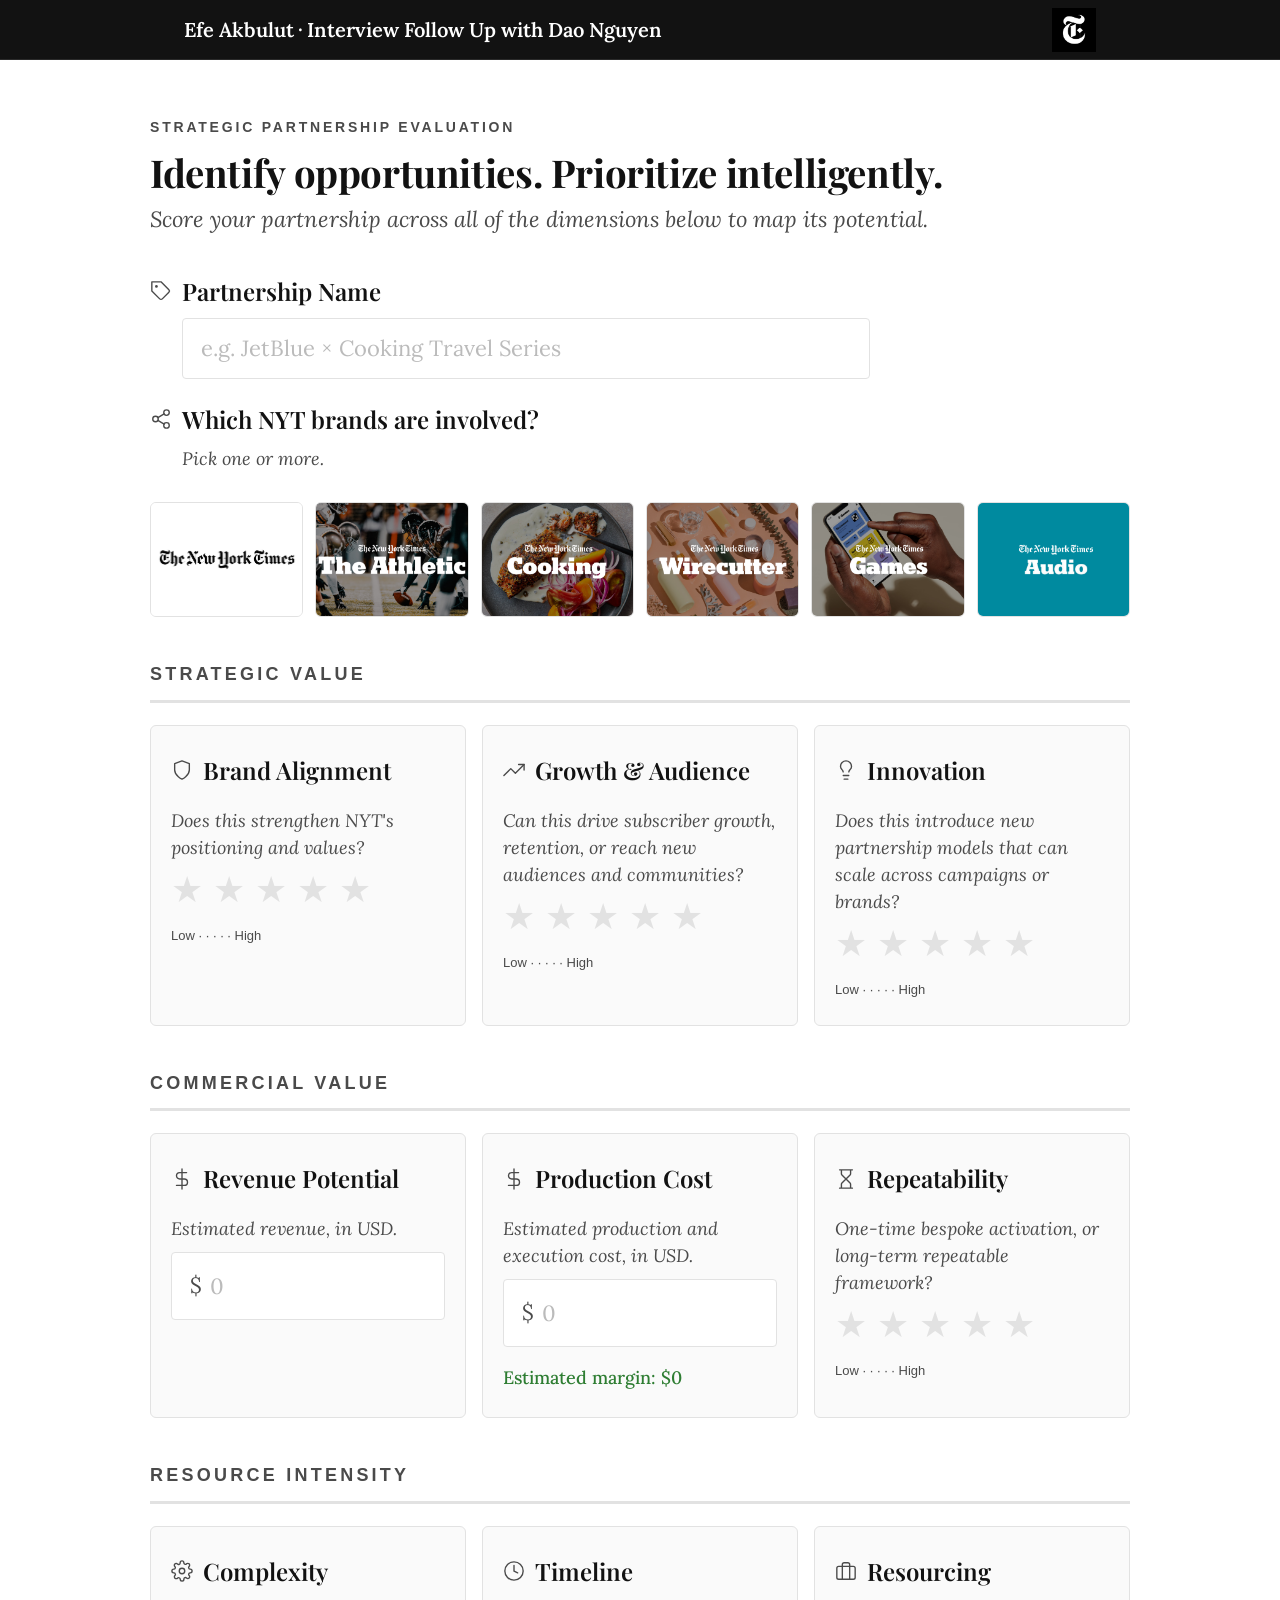
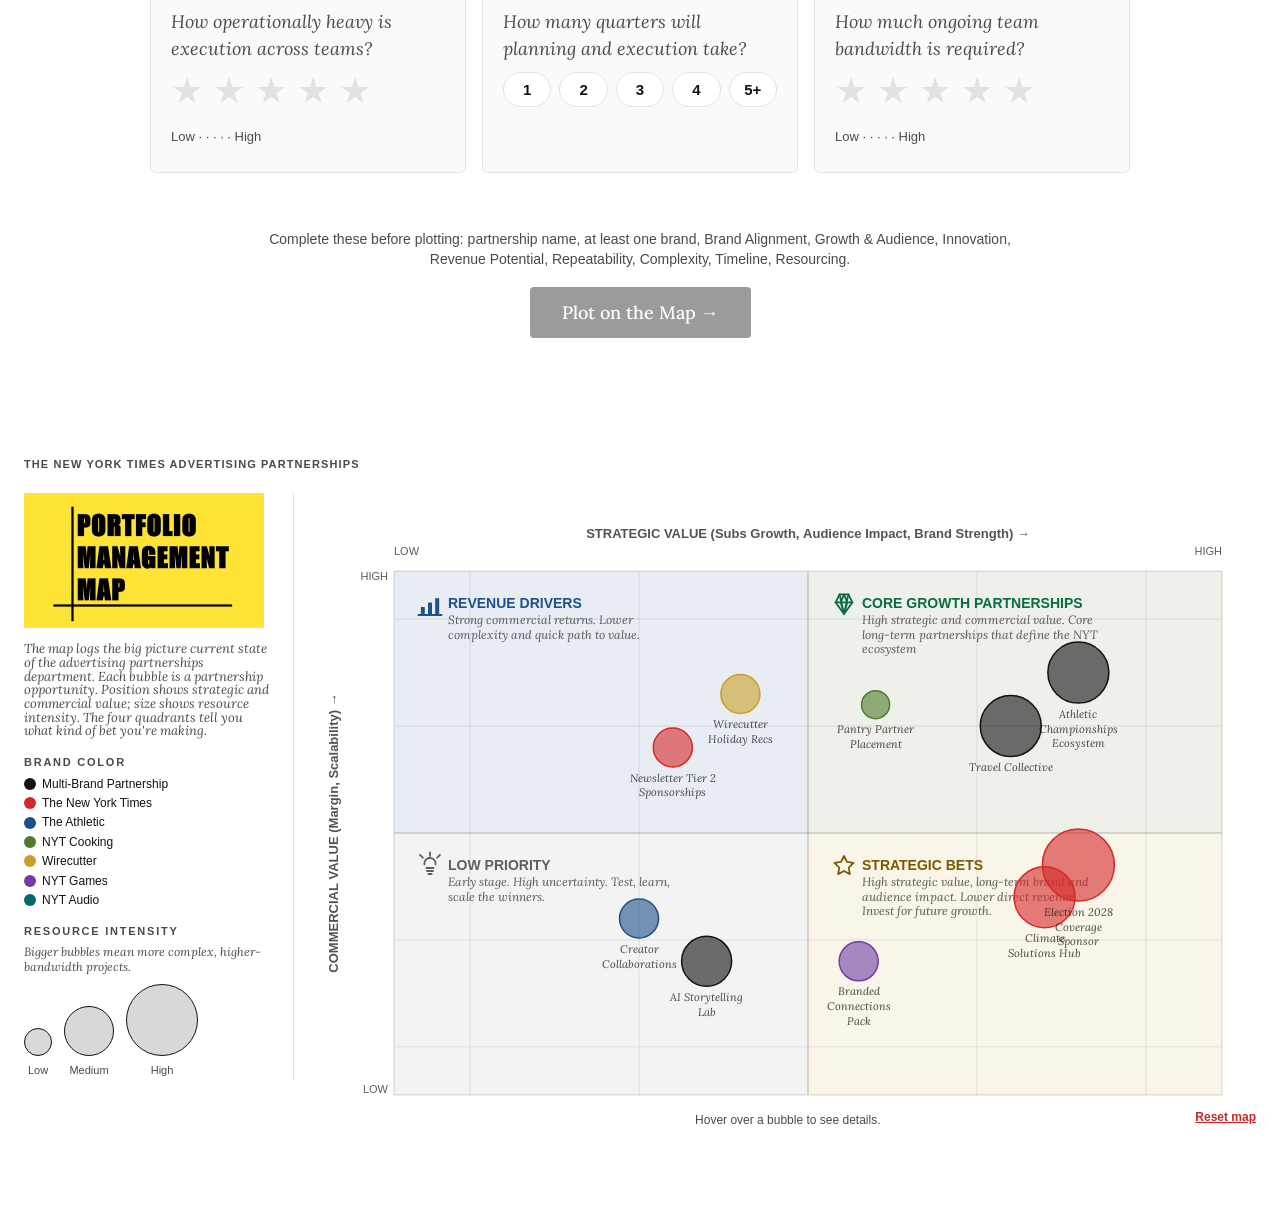
<file: docs/index.html>
<!DOCTYPE html>
<html lang="en">
<head>
  <meta charset="UTF-8">
  <meta name="viewport" content="width=device-width, initial-scale=1.0">
  <title>NYT Partnerships Pitch — Efe Akbulut</title>
  <link rel="stylesheet" href="styles.css">
  <style>
    .map-content {
      max-width: 1440px;
    }
    .section-page > .section-eyebrow {
      font-size: 11px;
      line-height: 1.2;
      margin-bottom: 16px;
      max-width: none;
    }
    .map-layout {
      display: grid;
      grid-template-columns: minmax(210px, 270px) minmax(0, 1fr);
      gap: clamp(14px, 2vw, 28px);
      align-items: start;
      margin-top: 22px;
    }
    .map-left-rail {
      border-right: 1px solid var(--rule);
      padding-right: clamp(14px, 1.5vw, 22px);
    }
    .pmm-logo {
      display: block;
      width: min(100%, 240px);
      height: auto;
      margin-bottom: 14px;
    }
    .section-page .map-explainer {
      font-family: Lora, Georgia, serif;
      font-size: 13px;
      font-style: italic;
      line-height: 1.05;
      color: var(--muted);
      margin: 0 0 12px;
      max-width: 22em;
    }
    .section-page .map-legend-title {
      font-family: var(--sans);
      font-size: 11px;
      font-weight: 700;
      line-height: 1.15;
      letter-spacing: 0.16em;
      text-transform: uppercase;
      color: var(--muted);
      margin: 18px 0 8px;
      max-width: none;
    }
    .section-page .resource-guide {
      font-family: Lora, Georgia, serif;
      font-size: 12px;
      font-style: italic;
      line-height: 1.25;
      color: var(--muted);
      margin: -2px 0 10px;
      max-width: 22em;
    }
    .bubble-size-legend {
      display: flex;
      align-items: flex-end;
      gap: 12px;
      font-family: var(--sans);
      font-size: 11px;
      color: var(--muted);
    }
    .size-legend-item {
      display: flex;
      flex-direction: column;
      align-items: center;
      gap: 5px;
    }
    .size-dot {
      border-radius: 50%;
      border: 1.5px solid var(--ink);
      background: rgba(18, 18, 18, 0.16);
      display: block;
    }
    .size-dot.small { width: 28px; height: 28px; }
    .size-dot.medium { width: 50px; height: 50px; }
    .size-dot.large { width: 72px; height: 72px; }
    .chart-container {
      position: relative;
      border: 0;
      background: #fff;
      margin: 0;
    }
    .map-chart-column {
      width: 100%;
      min-width: 0;
    }
    #bubble-chart {
      width: 100%;
      height: 640px;
      position: relative;
    }
    #bubble-canvas {
      width: 100%;
      height: 100%;
      display: block;
    }
    .chart-tooltip {
      position: fixed;
      background: var(--ink);
      color: #fff;
      font-family: var(--sans);
      font-size: 12px;
      line-height: 1.5;
      padding: 10px 14px;
      pointer-events: none;
      opacity: 0;
      transition: opacity 0.12s;
      z-index: 200;
      max-width: 220px;
    }
    .chart-tooltip.visible { opacity: 1; }
    .chart-tooltip strong { font-size: 13px; display: block; margin-bottom: 2px; }
    .section-page .chart-note {
      position: absolute;
      left: 50%;
      bottom: 6px;
      transform: translateX(-50%);
      z-index: 2;
      font-family: var(--sans);
      font-size: 12px;
      line-height: 1.2;
      color: var(--muted);
      margin-top: 0;
      margin-bottom: 0;
      text-align: center;
      max-width: none;
      width: max-content;
    }
    .map-chart-column .map-clear-link {
      position: absolute;
      right: 0;
      bottom: 6px;
      z-index: 2;
      display: block;
      width: auto;
      margin-top: 0;
      color: #c62828;
      text-align: right;
      font-weight: 600;
    }
    @media (max-width: 1023px) {
      .map-layout {
        grid-template-columns: 1fr;
      }
      .map-left-rail {
        border-right: 0;
        border-bottom: 1px solid var(--rule);
        padding-right: 0;
        padding-bottom: 28px;
      }
      #bubble-chart { height: 520px; }
    }
    @media (max-width: 719px) {
      #bubble-chart { height: 440px; }
    }
  </style>
</head>
<body>
  <script src="nav.js" defer></script>
  <script src="fullpage.js" defer></script>
  <script src="eval.js" defer></script>

  <!-- ─── EVALUATION FORM ───────────────────────────────────────────────── -->
  <section id="evaluation" class="section-step">
    <div class="step-inner">

      <div class="step-header">
        <p class="step-eyebrow">STRATEGIC PARTNERSHIP EVALUATION</p>
        <h1 class="step-h1">Identify opportunities. Prioritize intelligently.</h1>
        <p class="step-subhead">Score your partnership across all of the dimensions below to map its potential.</p>
      </div>

      <!-- ── PARTNERSHIP IDENTITY ──────────────────────────────────────── -->

      <div class="step-narrow" style="margin-bottom: 20px;">
        <div class="metric-block">
          <div class="metric-header">
            <svg class="metric-icon" viewBox="0 0 24 24" fill="none" stroke="currentColor" stroke-width="1.5" stroke-linecap="round" stroke-linejoin="round">
              <path d="M20.59 13.41l-7.17 7.17a2 2 0 01-2.83 0L2 12V2h10l8.59 8.59a2 2 0 010 2.82z"/>
              <circle cx="7" cy="7" r="1.5" fill="currentColor" stroke="none"/>
            </svg>
            <span class="metric-title">Partnership Name</span>
          </div>
          <input
            class="text-input"
            id="partnership-name"
            type="text"
            placeholder="e.g. JetBlue × Cooking Travel Series"
            autocomplete="off">
        </div>
      </div>

      <!-- Brand picker — full step-inner width -->
      <div class="metric-block" style="margin-bottom: 8px;">
        <div class="metric-header">
          <svg class="metric-icon" viewBox="0 0 24 24" fill="none" stroke="currentColor" stroke-width="1.5" stroke-linecap="round" stroke-linejoin="round">
            <circle cx="18" cy="5" r="3"/><circle cx="6" cy="12" r="3"/><circle cx="18" cy="19" r="3"/>
            <line x1="8.59" y1="13.51" x2="15.42" y2="17.49"/>
            <line x1="15.41" y1="6.51" x2="8.59" y2="10.49"/>
          </svg>
          <span class="metric-title">Which NYT brands are involved?</span>
        </div>
        <p class="metric-question">Pick one or more.</p>
        <div class="brand-cards">
          <button class="brand-card" data-brand="times" data-color="#d62828" style="--brand-color:#d62828" type="button">
            <img src="assets/logo-times.jpg" alt="The Times">
          </button>
          <button class="brand-card" data-brand="athletic" data-color="#1e5089" style="--brand-color:#1e5089" type="button">
            <img src="assets/logo-athletic.avif" alt="The Athletic">
          </button>
          <button class="brand-card" data-brand="cooking" data-color="#4f7b2d" style="--brand-color:#4f7b2d" type="button">
            <img src="assets/logo-cooking.avif" alt="NYT Cooking">
          </button>
          <button class="brand-card" data-brand="wirecutter" data-color="#c8a028" style="--brand-color:#c8a028" type="button">
            <img src="assets/logo-wirecutter.avif" alt="Wirecutter">
          </button>
          <button class="brand-card" data-brand="games" data-color="#6e3fa3" style="--brand-color:#6e3fa3" type="button">
            <img src="assets/logo-games.avif" alt="NYT Games">
          </button>
          <button class="brand-card" data-brand="audio" data-color="#006b6f" style="--brand-color:#006b6f" type="button">
            <img src="assets/logo-audio.png" alt="NYT Audio">
          </button>
        </div>
      </div>

      <!-- ── STRATEGIC VALUE ───────────────────────────────────────────── -->

      <p class="eval-section-label">Strategic Value</p>
      <hr class="eval-divider">

      <div class="metric-tiles">

        <div class="metric-tile">
          <div class="metric-header">
            <svg class="metric-icon" viewBox="0 0 24 24" fill="none" stroke="currentColor" stroke-width="1.5" stroke-linecap="round" stroke-linejoin="round">
              <path d="M12 22s8-4 8-10V5l-8-3-8 3v7c0 6 8 10 8 10z"/>
            </svg>
            <span class="metric-title">Brand Alignment</span>
          </div>
          <p class="metric-question">Does this strengthen NYT's positioning and values?</p>
          <div class="stars-rating" data-field="brandAlignment" role="group" aria-label="Brand Alignment rating">
            <span class="star" role="button" tabindex="0">★</span>
            <span class="star" role="button" tabindex="0">★</span>
            <span class="star" role="button" tabindex="0">★</span>
            <span class="star" role="button" tabindex="0">★</span>
            <span class="star" role="button" tabindex="0">★</span>
          </div>
          <div class="metric-low-high">Low · · · · · High</div>
        </div>

        <div class="metric-tile">
          <div class="metric-header">
            <svg class="metric-icon" viewBox="0 0 24 24" fill="none" stroke="currentColor" stroke-width="1.5" stroke-linecap="round" stroke-linejoin="round">
              <polyline points="23 6 13.5 15.5 8.5 10.5 1 18"/>
              <polyline points="17 6 23 6 23 12"/>
            </svg>
            <span class="metric-title">Growth &amp; Audience</span>
          </div>
          <p class="metric-question">Can this drive subscriber growth, retention, or reach new audiences and communities?</p>
          <div class="stars-rating" data-field="growthAudience" role="group" aria-label="Growth and Audience rating">
            <span class="star" role="button" tabindex="0">★</span>
            <span class="star" role="button" tabindex="0">★</span>
            <span class="star" role="button" tabindex="0">★</span>
            <span class="star" role="button" tabindex="0">★</span>
            <span class="star" role="button" tabindex="0">★</span>
          </div>
          <div class="metric-low-high">Low · · · · · High</div>
        </div>

        <div class="metric-tile">
          <div class="metric-header">
            <svg class="metric-icon" viewBox="0 0 24 24" fill="none" stroke="currentColor" stroke-width="1.5" stroke-linecap="round" stroke-linejoin="round">
              <line x1="9" y1="18" x2="15" y2="18"/>
              <line x1="10" y1="22" x2="14" y2="22"/>
              <path d="M15.09 14c.18-.98.65-1.74 1.41-2.5A4.65 4.65 0 0018 8 6 6 0 006 8c0 1 .23 2.23 1.5 3.5A4.61 4.61 0 018.91 14"/>
            </svg>
            <span class="metric-title">Innovation</span>
          </div>
          <p class="metric-question">Does this introduce new partnership models that can scale across campaigns or brands?</p>
          <div class="stars-rating" data-field="innovationScalability" role="group" aria-label="Innovation rating">
            <span class="star" role="button" tabindex="0">★</span>
            <span class="star" role="button" tabindex="0">★</span>
            <span class="star" role="button" tabindex="0">★</span>
            <span class="star" role="button" tabindex="0">★</span>
            <span class="star" role="button" tabindex="0">★</span>
          </div>
          <div class="metric-low-high">Low · · · · · High</div>
        </div>

      </div><!-- /strategic metric-tiles -->

      <!-- ── COMMERCIAL VALUE ──────────────────────────────────────────── -->

      <p class="eval-section-label">Commercial Value</p>
      <hr class="eval-divider">

      <div class="metric-tiles">

        <div class="metric-tile">
          <div class="metric-header">
            <svg class="metric-icon" viewBox="0 0 24 24" fill="none" stroke="currentColor" stroke-width="1.5" stroke-linecap="round" stroke-linejoin="round">
              <line x1="12" y1="1" x2="12" y2="23"/>
              <path d="M17 5H9.5a3.5 3.5 0 000 7h5a3.5 3.5 0 010 7H6"/>
            </svg>
            <span class="metric-title">Revenue Potential</span>
          </div>
          <p class="metric-question">Estimated revenue, in USD.</p>
          <div class="numeric-input-wrap">
            <span class="numeric-prefix">$</span>
            <input class="numeric-input" id="revenue-input" type="text" inputmode="numeric" placeholder="0" autocomplete="off">
          </div>
        </div>

        <div class="metric-tile">
          <div class="metric-header">
            <svg class="metric-icon" viewBox="0 0 24 24" fill="none" stroke="currentColor" stroke-width="1.5" stroke-linecap="round" stroke-linejoin="round">
              <line x1="12" y1="1" x2="12" y2="23"/>
              <path d="M17 5H9.5a3.5 3.5 0 000 7h5a3.5 3.5 0 010 7H6"/>
            </svg>
            <span class="metric-title">Production Cost</span>
          </div>
          <p class="metric-question">Estimated production and execution cost, in USD.</p>
          <div class="numeric-input-wrap">
            <span class="numeric-prefix">$</span>
            <input class="numeric-input" id="cost-input" type="text" inputmode="numeric" placeholder="0" autocomplete="off">
          </div>
          <p id="margin-display" class="live-margin-display positive">Estimated margin: $0</p>
          
        </div>

        <div class="metric-tile">
          <div class="metric-header">
            <svg class="metric-icon" viewBox="0 0 24 24" fill="none" stroke="currentColor" stroke-width="1.5" stroke-linecap="round">
              <path d="M5 22h14M5 2h14M17 22v-4.17a2 2 0 00-.59-1.42L12 12l-4.41 4.41A2 2 0 007 17.83V22M7 2v4.17a2 2 0 00.59 1.42L12 12l4.41-4.41A2 2 0 0017 6.17V2"/>
            </svg>
            <span class="metric-title">Repeatability</span>
          </div>
          <p class="metric-question">One-time bespoke activation, or long-term repeatable framework?</p>
          <div class="stars-rating" data-field="repeatability" role="group" aria-label="Repeatability rating">
            <span class="star" role="button" tabindex="0">★</span>
            <span class="star" role="button" tabindex="0">★</span>
            <span class="star" role="button" tabindex="0">★</span>
            <span class="star" role="button" tabindex="0">★</span>
            <span class="star" role="button" tabindex="0">★</span>
          </div>
          <div class="metric-low-high">Low · · · · · High</div>
        </div>

      </div><!-- /commercial metric-tiles -->

      <!-- ── RESOURCE INTENSITY ────────────────────────────────────────── -->

      <p class="eval-section-label">Resource Intensity</p>
      <hr class="eval-divider">

      <div class="metric-tiles">

        <div class="metric-tile">
          <div class="metric-header">
            <svg class="metric-icon" viewBox="0 0 24 24" fill="none" stroke="currentColor" stroke-width="1.5" stroke-linecap="round" stroke-linejoin="round">
              <circle cx="12" cy="12" r="3"/>
              <path d="M19.4 15a1.65 1.65 0 00.33 1.82l.06.06a2 2 0 010 2.83 2 2 0 01-2.83 0l-.06-.06a1.65 1.65 0 00-1.82-.33 1.65 1.65 0 00-1 1.51V21a2 2 0 01-2 2 2 2 0 01-2-2v-.09A1.65 1.65 0 009 19.4a1.65 1.65 0 00-1.82.33l-.06.06a2 2 0 01-2.83 0 2 2 0 010-2.83l.06-.06A1.65 1.65 0 004.68 15a1.65 1.65 0 00-1.51-1H3a2 2 0 01-2-2 2 2 0 012-2h.09A1.65 1.65 0 004.6 9a1.65 1.65 0 00-.33-1.82l-.06-.06a2 2 0 010-2.83 2 2 0 012.83 0l.06.06A1.65 1.65 0 009 4.68a1.65 1.65 0 001-1.51V3a2 2 0 012-2 2 2 0 012 2v.09a1.65 1.65 0 001 1.51 1.65 1.65 0 001.82-.33l.06-.06a2 2 0 012.83 0 2 2 0 010 2.83l-.06.06A1.65 1.65 0 0019.4 9a1.65 1.65 0 001.51 1H21a2 2 0 012 2 2 2 0 01-2 2h-.09a1.65 1.65 0 00-1.51 1z"/>
            </svg>
            <span class="metric-title">Complexity</span>
          </div>
          <p class="metric-question">How operationally heavy is execution across teams?</p>
          <div class="stars-rating" data-field="complexityCoordination" role="group" aria-label="Complexity rating">
            <span class="star" role="button" tabindex="0">★</span>
            <span class="star" role="button" tabindex="0">★</span>
            <span class="star" role="button" tabindex="0">★</span>
            <span class="star" role="button" tabindex="0">★</span>
            <span class="star" role="button" tabindex="0">★</span>
          </div>
          <div class="metric-low-high">Low · · · · · High</div>
        </div>

        <div class="metric-tile">
          <div class="metric-header">
            <svg class="metric-icon" viewBox="0 0 24 24" fill="none" stroke="currentColor" stroke-width="1.5" stroke-linecap="round">
              <circle cx="12" cy="12" r="10"/>
              <polyline points="12 6 12 12 16 14"/>
            </svg>
            <span class="metric-title">Timeline</span>
          </div>
          <p class="metric-question">How many quarters will planning and execution take?</p>
          <div class="timeline-pills">
            <button class="timeline-pill" data-quarters="1" type="button">1</button>
            <button class="timeline-pill" data-quarters="2" type="button">2</button>
            <button class="timeline-pill" data-quarters="3" type="button">3</button>
            <button class="timeline-pill" data-quarters="4" type="button">4</button>
            <button class="timeline-pill" data-quarters="5" type="button">5+</button>
          </div>
        </div>

        <div class="metric-tile">
          <div class="metric-header">
            <svg class="metric-icon" viewBox="0 0 24 24" fill="none" stroke="currentColor" stroke-width="1.5" stroke-linecap="round" stroke-linejoin="round">
              <rect x="2" y="7" width="20" height="14" rx="2"/>
              <path d="M16 21V5a2 2 0 00-2-2h-4a2 2 0 00-2 2v16"/>
            </svg>
            <span class="metric-title">Resourcing</span>
          </div>
          <p class="metric-question">How much ongoing team bandwidth is required?</p>
          <div class="stars-rating" data-field="staffing" role="group" aria-label="Resourcing rating">
            <span class="star" role="button" tabindex="0">★</span>
            <span class="star" role="button" tabindex="0">★</span>
            <span class="star" role="button" tabindex="0">★</span>
            <span class="star" role="button" tabindex="0">★</span>
            <span class="star" role="button" tabindex="0">★</span>
          </div>
          <div class="metric-low-high">Low · · · · · High</div>
        </div>

      </div><!-- /resource metric-tiles -->

      <!-- ── SUBMIT ─────────────────────────────────────────────────────── -->
      <div class="step-footer">
        <p class="submit-feedback" id="submit-feedback" aria-live="polite"></p>
        <button class="submit-primary" id="submit-eval" disabled type="button" aria-describedby="submit-feedback">Plot on the Map →</button>
      </div>

    </div><!-- /step-inner -->
  </section>

  <!-- ─── THE MAP ───────────────────────────────────────────────────────── -->
  <main class="content map-content">
    <section id="map-visualized" class="section-page">
      <p class="section-eyebrow">The New York Times Advertising Partnerships</p>

      <div class="map-layout">
        <aside class="map-left-rail" aria-label="Portfolio Management Map context and legends">
          <img class="pmm-logo" src="assets/pmm.jpg" alt="Portfolio Management Map">
          <p class="map-explainer">The map logs the big picture current state of the advertising partnerships department. Each bubble is a partnership opportunity. Position shows strategic and commercial value; size shows resource intensity. The four quadrants tell you what kind of bet you're making.</p>

          <p class="map-legend-title">Brand Color</p>
          <div class="chart-legend" id="chart-legend"></div>

          <p class="map-legend-title">Resource Intensity</p>
          <p class="resource-guide">Bigger bubbles mean more complex, higher-bandwidth projects.</p>
          <div class="bubble-size-legend" aria-label="Bubble size indicates resource intensity">
            <span class="size-legend-item"><span class="size-dot small"></span><span>Low</span></span>
            <span class="size-legend-item"><span class="size-dot medium"></span><span>Medium</span></span>
            <span class="size-legend-item"><span class="size-dot large"></span><span>High</span></span>
          </div>
        </aside>

        <div class="map-chart-column">
          <div class="chart-container" id="bubble-chart">
            <canvas id="bubble-canvas"></canvas>
            <p class="chart-note">Hover over a bubble to see details.</p>
            <a href="#" class="map-clear-link" id="clear-submission">Reset map</a>
          </div>
        </div>
      </div>

      <div id="chart-tooltip" class="chart-tooltip"></div>
    </section>
  </main>

  <script>
    const BRANDS = [
      { key: "multi",      label: "Multi-Brand Partnership", color: "#121212" },
      { key: "nyt",        label: "The New York Times",    color: "#d62828" },
      { key: "athletic",   label: "The Athletic",          color: "#1e5089" },
      { key: "cooking",    label: "NYT Cooking",           color: "#4f7b2d" },
      { key: "wirecutter", label: "Wirecutter",            color: "#c8a028" },
      { key: "games",      label: "NYT Games",             color: "#6e3fa3" },
      { key: "audio",      label: "NYT Audio",             color: "#006b6f" },
    ];

    // 8 examples — two per quadrant, spread across brands
    const PARTNERSHIPS = [
      // Top-Right: Platform-Defining (high SV, high CV)
      { name: "Athletic Championships Ecosystem", brand: "multi",      sv: 4.6, cv: 4.5, ri: 4.0, note: "Multi-brand flagship event series" },
      { name: "Travel Collective",                brand: "multi",      sv: 4.2, cv: 4.0, ri: 4.0, note: "Cross-brand travel content partnership" },
      // Top-Left: Efficient Revenue Drivers (low SV, high CV)
      { name: "Wirecutter Holiday Recs",          brand: "wirecutter", sv: 2.6, cv: 4.3, ri: 2.0, note: "Affiliate + editorial integration" },
      { name: "Newsletter Tier 2 Sponsorships",   brand: "nyt",        sv: 2.2, cv: 3.8, ri: 2.0, note: "High-frequency, scalable" },
      // Bottom-Right: Cultural Impact (high SV, low CV)
      { name: "Climate Solutions Hub",            brand: "nyt",        sv: 4.4, cv: 2.4, ri: 4.0, note: "Long-form brand journalism series" },
      { name: "Election 2028 Coverage Sponsor",   brand: "nyt",        sv: 4.6, cv: 2.7, ri: 5.0, note: "High-reach election year activation" },
      // Bottom-Left: Experimental Bets (low SV, low CV)
      { name: "AI Storytelling Lab",              brand: "multi",      sv: 2.4, cv: 1.8, ri: 3.0, note: "New format test — undefined upside" },
      { name: "Creator Collaborations",           brand: "athletic",   sv: 2.0, cv: 2.2, ri: 2.0, note: "Creator x Athletic content play" },
      // Core Growth — low-effort, high-margin Cooking placement
      { name: "Pantry Partner Placement",         brand: "cooking",    sv: 3.4, cv: 4.2, ri: 1.0, note: "Brand pays flat quarterly fee for placement in existing Cooking recipe roundups. No new content — near-zero production cost." },
      // Strategic Bets — novel Games format, low commercial return
      { name: "Branded Connections Pack",         brand: "games",      sv: 3.3, cv: 1.8, ri: 2.0, note: "Consumer brand co-designs a themed Connections puzzle set. Novel format proves NYT Games as a platform — experimental pricing, no proven CPM benchmark." },
    ];

    function brandColor(key) {
      return BRANDS.find(b => b.key === key)?.color || "#888";
    }

    function brandLabel(key) {
      const labels = {
        times: "The Times",
        nyt: "The New York Times",
        athletic: "The Athletic",
        cooking: "NYT Cooking",
        wirecutter: "Wirecutter",
        games: "NYT Games",
        audio: "NYT Audio",
        multi: "Multi-Brand Partnership",
      };
      return labels[key] || key;
    }

    function escapeHtml(value) {
      return String(value ?? "")
        .replace(/&/g, "&amp;")
        .replace(/</g, "&lt;")
        .replace(/>/g, "&gt;")
        .replace(/"/g, "&quot;")
        .replace(/'/g, "&#039;");
    }

    function tooltipHtml(b) {
      const brands = b.isUser
        ? (b.brands || []).map(brandLabel).join(", ")
        : brandLabel(b.brand);
      const note = b.note ? `<div>${escapeHtml(b.note)}</div>` : "";
      return `
        <strong>${escapeHtml(b.name)}</strong>
        ${note}
        <span style="opacity:.7">Strategic: ${b.sv} &nbsp; Commercial: ${b.cv}</span><br>
        <span style="opacity:.7">Resource: ${b.ri}</span><br>
        <span style="opacity:.7">Brands: ${escapeHtml(brands || "—")}</span>
      `;
    }

    function hexToRgba(hex, alpha) {
      const r = parseInt(hex.slice(1, 3), 16);
      const g = parseInt(hex.slice(3, 5), 16);
      const b = parseInt(hex.slice(5, 7), 16);
      return `rgba(${r},${g},${b},${alpha})`;
    }

    function setupChart() {
      const canvas    = document.getElementById("bubble-canvas");
      const container = document.getElementById("bubble-chart");
      const tooltip   = document.getElementById("chart-tooltip");
      if (!canvas || !container) return;

      // Axis visual range: slightly beyond 1–5 so edge bubbles have breathing room
      const AMIN = 0.55, AMAX = 5.45;
      const PAD  = { top: 78, right: 34, bottom: 38, left: 74 };

      let userBubble = null, currentW = 0, currentH = 0;

      // Map a data value to a canvas x coordinate
      function tx(val, plotL, plotW) {
        return plotL + ((val - AMIN) / (AMAX - AMIN)) * plotW;
      }
      // Map a data value to a canvas y coordinate (inverted: high = top)
      function ty(val, plotT, plotH) {
        return plotT + ((AMAX - val) / (AMAX - AMIN)) * plotH;
      }

      function riToR(ri, dpr) {
        return (14 + ((ri - 1) / 4) * 22) * dpr;
      }

      function getBubbles(w, h) {
        const dpr  = window.devicePixelRatio || 1;
        const cw   = w * dpr, ch = h * dpr;
        const plotL = PAD.left * dpr, plotT = PAD.top * dpr;
        const plotW = cw - (PAD.left + PAD.right) * dpr;
        const plotH = ch - (PAD.top  + PAD.bottom) * dpr;
        return PARTNERSHIPS.map(p => ({
          ...p,
          cx: tx(p.sv, plotL, plotW),
          cy: ty(p.cv, plotT, plotH),
          r:  riToR(p.ri, dpr),
          isUser: false,
        }));
      }

      function getUserBubble(w, h) {
        if (!userBubble) return null;
        const dpr  = window.devicePixelRatio || 1;
        const cw   = w * dpr, ch = h * dpr;
        const plotL = PAD.left * dpr, plotT = PAD.top * dpr;
        const plotW = cw - (PAD.left + PAD.right) * dpr;
        const plotH = ch - (PAD.top  + PAD.bottom) * dpr;
        return {
          ...userBubble,
          cx: tx(userBubble.sv, plotL, plotW),
          cy: ty(userBubble.cv, plotT, plotH),
          r:  riToR(userBubble.ri, dpr),
          isUser: true,
        };
      }

      // Word-wrap text to fit maxWidth (canvas units)
      function wrapText(ctx, text, maxWidth) {
        const words = text.split(" ");
        const lines = [];
        let cur = "";
        for (const word of words) {
          const test = cur ? cur + " " + word : word;
          if (ctx.measureText(test).width > maxWidth && cur) {
            lines.push(cur);
            cur = word;
          } else {
            cur = test;
          }
        }
        if (cur) lines.push(cur);
        return lines;
      }

      function drawBubbleLabel(ctx, b, dpr) {
        const fSize  = Math.round(11 * dpr);
        const lineH  = fSize * 1.35;
        const maxW   = Math.max(b.r * 2.2, 90 * dpr);
        ctx.font = `italic ${fSize}px Lora, Georgia, serif`;
        const lines  = wrapText(ctx, b.name, maxW);
        const totalH = lines.length * lineH;

        // Always draw below the bubble
        const startY = b.cy + b.r + 6 * dpr;
        ctx.fillStyle    = "rgba(18,18,18,0.78)";
        ctx.textAlign    = "center";
        ctx.textBaseline = "top";
        lines.forEach((line, i) => {
          ctx.fillText(line, b.cx, startY + i * lineH);
        });
        ctx.textAlign    = "left";
        ctx.textBaseline = "alphabetic";
      }

      function drawQuadrantIcon(ctx, type, x, y, size, dpr) {
        const s = size;
        ctx.save();
        ctx.translate(x, y);
        ctx.strokeStyle = ctx.fillStyle;
        ctx.lineWidth = 1.8 * dpr;
        ctx.lineCap = "round";
        ctx.lineJoin = "round";

        if (type === "diamond") {
          ctx.beginPath();
          ctx.moveTo(-s * 0.42, -s * 0.08);
          ctx.lineTo(-s * 0.22, -s * 0.48);
          ctx.lineTo(s * 0.22, -s * 0.48);
          ctx.lineTo(s * 0.42, -s * 0.08);
          ctx.lineTo(0, s * 0.5);
          ctx.closePath();
          ctx.stroke();
          ctx.beginPath();
          ctx.moveTo(-s * 0.42, -s * 0.08);
          ctx.lineTo(s * 0.42, -s * 0.08);
          ctx.moveTo(-s * 0.22, -s * 0.48);
          ctx.lineTo(0, s * 0.5);
          ctx.moveTo(s * 0.22, -s * 0.48);
          ctx.lineTo(0, s * 0.5);
          ctx.moveTo(0, -s * 0.48);
          ctx.lineTo(-s * 0.16, -s * 0.08);
          ctx.lineTo(0, s * 0.5);
          ctx.lineTo(s * 0.16, -s * 0.08);
          ctx.lineTo(0, -s * 0.48);
          ctx.stroke();
        } else if (type === "bars") {
          const w = s / 5;
          [-1, 0, 1].forEach((n, i) => {
            const h = s * (0.35 + i * 0.22);
            ctx.fillRect(n * w * 1.8 - w / 2, s / 2 - h, w, h);
          });
          ctx.beginPath();
          ctx.moveTo(-s * 0.58, s * 0.55);
          ctx.lineTo(s * 0.58, s * 0.55);
          ctx.stroke();
        } else if (type === "star") {
          ctx.beginPath();
          for (let i = 0; i < 10; i++) {
            const a = -Math.PI / 2 + i * Math.PI / 5;
            const r = i % 2 === 0 ? s / 2 : s / 4;
            const px = Math.cos(a) * r;
            const py = Math.sin(a) * r;
            if (i === 0) ctx.moveTo(px, py);
            else ctx.lineTo(px, py);
          }
          ctx.closePath();
          ctx.stroke();
        } else {
          // Light bulb marker for lower-priority exploratory work.
          ctx.beginPath();
          ctx.arc(0, -s * 0.12, s * 0.28, Math.PI * 0.05, Math.PI * 0.95, true);
          ctx.stroke();
          ctx.beginPath();
          ctx.moveTo(-s * 0.18, s * 0.1);
          ctx.lineTo(s * 0.18, s * 0.1);
          ctx.moveTo(-s * 0.15, s * 0.25);
          ctx.lineTo(s * 0.15, s * 0.25);
          ctx.moveTo(-s * 0.08, s * 0.4);
          ctx.lineTo(s * 0.08, s * 0.4);
          ctx.moveTo(-s * 0.36, -s * 0.42);
          ctx.lineTo(-s * 0.5, -s * 0.56);
          ctx.moveTo(s * 0.36, -s * 0.42);
          ctx.lineTo(s * 0.5, -s * 0.56);
          ctx.moveTo(0, -s * 0.5);
          ctx.lineTo(0, -s * 0.68);
          ctx.stroke();
        }

        ctx.restore();
      }

      function drawQuadrantLabels(ctx, plotL, plotT, plotW, plotH, dpr) {
        const midX = tx(3, plotL, plotW);
        const midY = ty(3, plotT, plotH);
        const Q_PAD = 26 * dpr;
        const T_FS  = Math.round(13.5 * dpr);
        const D_FS  = Math.round(11.5 * dpr);
        const T_LH  = T_FS * 1.05;
        const D_LH  = D_FS * 1.22;
        const I_SIZE = 20 * dpr;
        const I_GAP = 8 * dpr;
        const MAX_W = Math.min(238 * dpr, plotW * 0.42);

        const quadrants = [
          {
            title: "CORE GROWTH PARTNERSHIPS",
            desc:  "High strategic and commercial value. Core long-term partnerships that define the NYT ecosystem",
            icon: "diamond",
            color: "#0b6b42",
            x: midX + Q_PAD, y: plotT + Q_PAD,
          },
          {
            title: "REVENUE DRIVERS",
            desc:  "Strong commercial returns. Lower complexity and quick path to value.",
            icon: "bars",
            color: "#1e5089",
            x: plotL + Q_PAD, y: plotT + Q_PAD,
          },
          {
            title: "STRATEGIC BETS",
            desc:  "High strategic value, long-term brand and audience impact. Lower direct revenue. Invest for future growth.",
            icon: "star",
            color: "#7b5a00",
            x: midX + Q_PAD, y: midY + Q_PAD,
          },
          {
            title: "LOW PRIORITY",
            desc:  "Early stage. High uncertainty. Test, learn, scale the winners.",
            icon: "bulb",
            color: "#5f5f5f",
            x: plotL + Q_PAD, y: midY + Q_PAD,
          },
        ];

        quadrants.forEach(q => {
          ctx.font = `italic ${D_FS}px Lora, Georgia, serif`;
          const descLines = wrapText(ctx, q.desc, MAX_W);
          const startY = q.y;
          const titleMidY = startY + T_FS * 0.5;

          ctx.font         = `800 ${T_FS}px -apple-system, BlinkMacSystemFont, "Segoe UI", sans-serif`;
          ctx.fillStyle    = q.color;
          ctx.textBaseline = "middle";
          drawQuadrantIcon(ctx, q.icon, q.x + I_SIZE / 2, titleMidY, I_SIZE, dpr);
          ctx.textAlign = "left";
          ctx.fillText(q.title, q.x + I_SIZE + I_GAP, titleMidY);

          ctx.font      = `italic ${D_FS}px Lora, Georgia, serif`;
          ctx.fillStyle = "rgba(74,74,74,0.92)";
          ctx.textBaseline = "top";
          descLines.forEach((line, i) => {
            ctx.fillText(line, q.x + I_SIZE + I_GAP, startY + T_LH + 3 * dpr + i * D_LH);
          });
        });

        ctx.textAlign    = "left";
        ctx.textBaseline = "alphabetic";
      }

      function drawAxisAnnotations(ctx, plotL, plotT, plotW, plotH, cw, ch, dpr) {
        const plotR = plotL + plotW;
        const plotB = plotT + plotH;
        const SML   = Math.round(10.5 * dpr);
        const AX_FS = Math.round(13 * dpr);

        ctx.fillStyle = "rgba(74,74,74,0.9)";

        // LOW / HIGH on the top strategic axis
        ctx.font         = `${SML}px -apple-system, sans-serif`;
        ctx.textAlign    = "left";
        ctx.textBaseline = "bottom";
        ctx.fillText("LOW", plotL, plotT - 14 * dpr);
        ctx.textAlign = "right";
        ctx.fillText("HIGH", plotR, plotT - 14 * dpr);

        // LOW / HIGH on y-axis (left of plot)
        ctx.textAlign    = "right";
        ctx.textBaseline = "bottom";
        ctx.fillText("LOW", plotL - 6 * dpr, plotB);
        ctx.textBaseline = "top";
        ctx.fillText("HIGH", plotL - 6 * dpr, plotT);

        // Axis titles
        ctx.font      = `700 ${AX_FS}px -apple-system, BlinkMacSystemFont, sans-serif`;
        ctx.fillStyle = "rgba(74,74,74,0.95)";
        const compactAxis = plotW < 560 * dpr;
        const strategicAxis = compactAxis
          ? "STRATEGIC VALUE →"
          : "STRATEGIC VALUE (Subs Growth, Audience Impact, Brand Strength) →";
        const commercialAxis = compactAxis
          ? "COMMERCIAL VALUE →"
          : "COMMERCIAL VALUE (Margin, Scalability) →";

        // X: strategic value title above the map
        ctx.textAlign    = "center";
        ctx.textBaseline = "bottom";
        ctx.fillText(strategicAxis, plotL + plotW / 2, plotT - 30 * dpr);

        // Y: "COMMERCIAL VALUE →" rotated left
        ctx.save();
        ctx.translate(14 * dpr, plotT + plotH / 2);
        ctx.rotate(-Math.PI / 2);
        ctx.textAlign    = "center";
        ctx.textBaseline = "middle";
        ctx.fillText(commercialAxis, 0, 0);
        ctx.restore();

        ctx.textAlign    = "left";
        ctx.textBaseline = "alphabetic";
      }

      function draw(w, h) {
        const dpr   = window.devicePixelRatio || 1;
        const ctx   = canvas.getContext("2d");
        const cw    = canvas.width, ch = canvas.height;
        ctx.clearRect(0, 0, cw, ch);

        const plotL = PAD.left   * dpr;
        const plotT = PAD.top    * dpr;
        const plotW = cw - (PAD.left + PAD.right)  * dpr;
        const plotH = ch - (PAD.top  + PAD.bottom) * dpr;
        const plotR = plotL + plotW;
        const plotB = plotT + plotH;

        const midX = tx(3, plotL, plotW);
        const midY = ty(3, plotT, plotH);

        // ── 1. Quadrant background tints ──────────────────────────────────────
        // Top-Left: Efficient Revenue — blue
        ctx.fillStyle = "rgba(30,80,137,0.10)";
        ctx.fillRect(plotL, plotT, midX - plotL, midY - plotT);
        // Top-Right: Platform-Defining — green
        ctx.fillStyle = "rgba(79,123,45,0.10)";
        ctx.fillRect(midX, plotT, plotR - midX, midY - plotT);
        // Bottom-Left: Experimental — gray
        ctx.fillStyle = "rgba(107,107,107,0.08)";
        ctx.fillRect(plotL, midY, midX - plotL, plotB - midY);
        // Bottom-Right: Cultural Impact — gold
        ctx.fillStyle = "rgba(200,160,40,0.10)";
        ctx.fillRect(midX, midY, plotR - midX, plotB - midY);

        // ── 2. Gridlines at each integer (skip midline = 3) ───────────────────
        ctx.strokeStyle = "rgba(0,0,0,0.09)";
        ctx.lineWidth   = 1 * dpr;
        for (let i = 1; i <= 5; i++) {
          if (i === 3) continue;
          const x = tx(i, plotL, plotW);
          ctx.beginPath(); ctx.moveTo(x, plotT); ctx.lineTo(x, plotB); ctx.stroke();
          const y = ty(i, plotT, plotH);
          ctx.beginPath(); ctx.moveTo(plotL, y); ctx.lineTo(plotR, y); ctx.stroke();
        }

        // ── 3. Midlines at X=3, Y=3 (quadrant dividers — stronger) ───────────
        ctx.strokeStyle = "rgba(0,0,0,0.26)";
        ctx.lineWidth   = 1 * dpr;
        ctx.beginPath(); ctx.moveTo(midX, plotT); ctx.lineTo(midX, plotB); ctx.stroke();
        ctx.beginPath(); ctx.moveTo(plotL, midY); ctx.lineTo(plotR, midY); ctx.stroke();

        ctx.strokeStyle = "rgba(0,0,0,0.16)";
        ctx.strokeRect(plotL, plotT, plotW, plotH);

        // ── 4. Quadrant labels ─────────────────────────────────────────────────
        drawQuadrantLabels(ctx, plotL, plotT, plotW, plotH, dpr);

        // ── 5. Axis annotations ────────────────────────────────────────────────
        drawAxisAnnotations(ctx, plotL, plotT, plotW, plotH, cw, ch, dpr);

        // ── 6. Regular bubbles ─────────────────────────────────────────────────
        const bubbles = getBubbles(w, h);
        bubbles.forEach(b => {
          const color = brandColor(b.brand);
          ctx.beginPath();
          ctx.arc(b.cx, b.cy, b.r, 0, Math.PI * 2);
          ctx.fillStyle   = hexToRgba(color, 0.60);
          ctx.fill();
          ctx.strokeStyle = color;
          ctx.lineWidth   = 1.5 * dpr;
          ctx.stroke();
        });

        // ── 7. Bubble labels ───────────────────────────────────────────────────
        bubbles.forEach(b => drawBubbleLabel(ctx, b, dpr));

        // ── 8. User bubble (drawn last — on top) ───────────────────────────────
        const ub = getUserBubble(w, h);
        if (ub) {
          const color = ub.color || "#121212";

          // Yellow ring
          ctx.beginPath();
          ctx.arc(ub.cx, ub.cy, ub.r + 6 * dpr, 0, Math.PI * 2);
          ctx.strokeStyle = "#f7e600";
          ctx.lineWidth   = 2.5 * dpr;
          ctx.stroke();

          // Bubble
          ctx.beginPath();
          ctx.arc(ub.cx, ub.cy, ub.r, 0, Math.PI * 2);
          ctx.fillStyle   = hexToRgba(color, 0.60);
          ctx.fill();
          ctx.strokeStyle = color;
          ctx.lineWidth   = 2.5 * dpr;
          ctx.stroke();

          // Label
          drawBubbleLabel(ctx, ub, dpr);

          // "NEW" tag
          const TAG   = "NEW";
          const fSize = Math.round(10 * dpr);
          ctx.font = `700 ${fSize}px -apple-system, BlinkMacSystemFont, 'Segoe UI', sans-serif`;
          const textW = ctx.measureText(TAG).width;
          const padX  = 7 * dpr, padY = 3 * dpr;
          const tagW  = textW + padX * 2, tagH = fSize + padY * 2;
          const tagX  = ub.cx - tagW / 2;
          const tagY  = ub.cy - ub.r - 14 * dpr - tagH;
          ctx.fillStyle = "#f7e600";
          ctx.fillRect(tagX, tagY, tagW, tagH);
          ctx.fillStyle    = "#121212";
          ctx.textAlign    = "center";
          ctx.textBaseline = "middle";
          ctx.fillText(TAG, ub.cx, tagY + tagH / 2);
          ctx.textAlign    = "left";
          ctx.textBaseline = "alphabetic";
        }

        canvas._bubbles    = bubbles;
        canvas._userBubble = ub;
      }

      function resize() {
        currentW = container.offsetWidth;
        currentH = container.offsetHeight;
        const dpr = window.devicePixelRatio || 1;
        canvas.width        = currentW * dpr;
        canvas.height       = currentH * dpr;
        canvas.style.width  = currentW + "px";
        canvas.style.height = currentH + "px";
        draw(currentW, currentH);
      }

      function getHovered(mx, my) {
        const dpr  = window.devicePixelRatio || 1;
        const rect = canvas.getBoundingClientRect();
        const cx   = (mx - rect.left) * dpr;
        const cy   = (my - rect.top)  * dpr;
        const ub   = canvas._userBubble;
        if (ub && Math.sqrt((cx - ub.cx) ** 2 + (cy - ub.cy) ** 2) <= ub.r + 6 * dpr) return ub;
        const bubbles = canvas._bubbles || [];
        for (let i = bubbles.length - 1; i >= 0; i--) {
          const b = bubbles[i];
          if (Math.sqrt((cx - b.cx) ** 2 + (cy - b.cy) ** 2) <= b.r) return b;
        }
        return null;
      }

      canvas.addEventListener("mousemove", e => {
        const b = getHovered(e.clientX, e.clientY);
        if (b) {
          tooltip.innerHTML = tooltipHtml(b);
          tooltip.classList.add("visible");
          tooltip.style.left = (e.clientX + 14) + "px";
          tooltip.style.top  = (e.clientY - 10) + "px";
          canvas.style.cursor = "pointer";
        } else {
          tooltip.classList.remove("visible");
          canvas.style.cursor = "default";
        }
      });

      canvas.addEventListener("mouseleave", () => tooltip.classList.remove("visible"));
      window.addEventListener("resize", resize);
      resize();

      const legend = document.getElementById("chart-legend");
      if (legend) {
        BRANDS.forEach(b => {
          const item = document.createElement("div");
          item.className = "legend-item";
          item.innerHTML = `<span class="legend-dot" style="background:${b.color}"></span><span>${b.label}</span>`;
          legend.appendChild(item);
        });
      }

      window.chartAddUserBubble = function (data) {
        userBubble = data;
        resize();
      };

      window.chartClearUserBubble = function () {
        userBubble = null;
        resize();
      };
    }

    if (document.readyState === "loading") {
      document.addEventListener("DOMContentLoaded", setupChart);
    } else {
      setupChart();
    }
  </script>

</body>
</html>
</file>
<file: docs/styles.css>
@import url('https://fonts.googleapis.com/css2?family=Playfair+Display:wght@700;900&family=Lora:wght@400;700&display=swap');

:root {
  --bg: #ffffff;
  --ink: #121212;
  --rule: #e2e2e2;
  --muted: #4a4a4a;
  --accent-yellow: #f7e600;
  --card-bg: #fafafa;

  --brand-nyt: #d62828;
  --brand-athletic: #1e5089;
  --brand-cooking: #4f7b2d;
  --brand-wirecutter: #c8a028;
  --brand-games: #6e3fa3;
  --brand-multi: #121212;
  --brand-experimental: #888;

  --nav-height: 60px;
  --max-width: 960px;
  --sans: -apple-system, BlinkMacSystemFont, "Segoe UI", Helvetica, Arial, sans-serif;
}

*, *::before, *::after {
  box-sizing: border-box;
  margin: 0;
  padding: 0;
}

html {
  font-size: 16px;
  -webkit-font-smoothing: antialiased;
}

body {
  background: var(--bg);
  color: var(--ink);
  font-family: Lora, Georgia, "Times New Roman", serif;
  line-height: 1.7;
  padding-top: var(--nav-height);
}

/* ─── NAV ─────────────────────────────────────────────────────────────── */

#site-nav {
  position: fixed;
  top: 0;
  left: 0;
  right: 0;
  height: var(--nav-height);
  z-index: 100;
  background: #121212;
  border-bottom: 1px solid #2a2a2a;
  display: flex;
  align-items: center;
}

.nav-inner {
  max-width: var(--max-width);
  width: 100%;
  margin: 0 auto;
  padding: 0 24px;
  display: flex;
  align-items: center;
  justify-content: space-between;
}

.nav-brand {
  font-family: Lora, Georgia, serif;
  font-size: 20px;
  font-weight: 600;
  color: #ffffff;
  text-decoration: none;
  white-space: nowrap;
  flex-shrink: 1;
  min-width: 0;
  overflow: hidden;
  text-overflow: ellipsis;
}

.nav-brand:hover {
  color: rgba(255, 255, 255, 0.75);
}

.nav-logo {
  height: 44px;
  width: auto;
  flex-shrink: 0;
  display: block;
}

/* ─── LAYOUT ──────────────────────────────────────────────────────────── */

.content {
  max-width: var(--max-width);
  margin: 0 auto;
  padding: 0 24px 96px;
}

/* ─── SECTION BLOCKS ─────────────────────────────────────────────────── */

.section-block {
  /* plain block — no scroll locking */
}

/* ─── SECTION PAGE (map section) ─────────────────────────────────────── */

.section-page {
  scroll-margin-top: var(--nav-height);
}

.section-eyebrow {
  font-family: var(--sans);
  font-size: 11px;
  font-weight: 600;
  letter-spacing: 0.1em;
  text-transform: uppercase;
  color: var(--muted);
  margin-bottom: 16px;
}

.section-page h1 {
  font-family: "Playfair Display", Georgia, serif;
  font-size: clamp(32px, 4.5vw, 48px);
  font-weight: 900;
  line-height: 1.1;
  letter-spacing: -0.02em;
  margin-bottom: 40px;
  color: var(--ink);
}

.section-page p {
  font-size: 17px;
  line-height: 1.75;
  margin-bottom: 24px;
  max-width: 720px;
}

/* ─── BUBBLE CHART ────────────────────────────────────────────────────── */

.chart-legend {
  display: flex;
  flex-wrap: wrap;
  gap: 16px 28px;
  margin-top: 24px;
  font-family: var(--sans);
  font-size: 13px;
}

.map-left-rail .chart-legend {
  flex-direction: column;
  flex-wrap: nowrap;
  gap: 5px;
  margin-top: 0;
  font-size: 12px;
  line-height: 1.2;
}

.legend-item {
  display: flex;
  align-items: center;
  gap: 6px;
}

.legend-dot {
  width: 12px;
  height: 12px;
  border-radius: 50%;
  flex-shrink: 0;
}

/* ─── MAP CLEAR LINK ──────────────────────────────────────────────────── */

.map-clear-link {
  font-family: var(--sans);
  font-size: 12px;
  color: var(--muted);
  text-decoration: underline;
  cursor: pointer;
  margin-top: 0;
  display: inline-block;
}

/* ─── EVALUATION FORM (single combined section) ──────────────────────── */

/*
 * The evaluation section lives OUTSIDE <main class="content"> so it can
 * use a wider inner container (1100px) for the brand card row. Other form
 * content is wrapped in .step-narrow (720px).
 */

.section-step {
  padding: 56px 0 80px;
  background: var(--bg);
}

.step-inner {
  max-width: 1100px;
  margin: 0 auto;
  padding: 0 clamp(24px, 5vw, 60px);
}

.step-narrow {
  max-width: 720px;
}

/* ── Eval header ─────────────────────────────────────────────────────── */

.step-header {
  display: flex;
  flex-direction: column;
  gap: 12px;
  margin-bottom: 36px;
}

.step-eyebrow {
  font-family: var(--sans);
  font-size: 14px;
  font-weight: 700;
  letter-spacing: 0.2em;
  text-transform: uppercase;
  color: var(--muted);
  margin: 0;
}

.step-h1 {
  font-family: "Playfair Display", Georgia, serif;
  font-size: clamp(30px, 3vw, 42px);
  font-weight: 700;
  line-height: 1.05;
  letter-spacing: -0.01em;
  color: var(--ink);
  margin: 0;
  white-space: nowrap;
}

.step-subhead {
  font-family: Lora, Georgia, serif;
  font-style: italic;
  font-size: 22px;
  line-height: 1.4;
  color: var(--muted);
  margin: 0;
}

/* ── Eval body fields ────────────────────────────────────────────────── */

.step-fields {
  display: flex;
  flex-direction: column;
  gap: 28px;
}

/* Thin rule between form subsections */
.eval-divider {
  border: none;
  border-top: 3px solid var(--rule);
  margin: 10px 0 22px;
  max-width: 100%;
}

/* Small label above each subsection */
.eval-section-label {
  font-family: var(--sans);
  font-size: 18px;
  font-weight: 700;
  letter-spacing: 0.18em;
  text-transform: uppercase;
  color: var(--muted);
  margin: 42px 0 0;
}

/* ── 3-column metric tile grid ───────────────────────────────────────── */

.metric-tiles {
  display: grid;
  grid-template-columns: repeat(3, minmax(0, 1fr));
  gap: 16px;
  align-items: stretch;
}

.metric-tile {
  background: var(--card-bg);
  border: 1px solid var(--rule);
  border-radius: 6px;
  padding: 24px 20px;
  display: flex;
  flex-direction: column;
  gap: 10px;
  min-width: 0;
  height: 100%;
}

/* Remove left-indent inside tiles — content is already contained */
.metric-tile .metric-question  { padding-left: 0; margin-bottom: 0; }
.metric-tile .stars-rating     { padding-left: 0; }
.metric-tile .metric-low-high  { padding-left: 0; }
.metric-tile .timeline-pills   { padding-left: 0; }
.metric-tile .numeric-input-wrap { margin-left: 0; max-width: 100%; }
.metric-tile .text-input       { margin-left: 0; max-width: 100%; }
.metric-tile .live-margin-display { padding-left: 0; font-size: 18px; }
.metric-tile .margin-note,
.metric-tile .revenue-note     { padding-left: 0; }

/* ── Metric block ────────────────────────────────────────────────────── */

.metric-block {
  display: flex;
  flex-direction: column;
}

.metric-header {
  display: flex;
  align-items: center;
  gap: 10px;
  margin-bottom: 6px;
}

.metric-icon {
  width: 22px;
  height: 22px;
  color: var(--muted);
  flex-shrink: 0;
  stroke: currentColor;
}

.metric-title {
  font-family: "Playfair Display", Georgia, serif;
  font-size: 24px;
  font-weight: 600;
  color: var(--ink);
}

.metric-question {
  font-family: Lora, Georgia, serif;
  font-style: italic;
  font-size: 18px;
  line-height: 1.5;
  color: var(--muted);
  margin: 0 0 14px;
  padding-left: 32px;
}

.metric-low-high {
  font-family: var(--sans);
  font-size: 13px;
  color: var(--muted);
  padding-left: 32px;
  margin-top: 8px;
}

/* ── Star rating ─────────────────────────────────────────────────────── */

.stars-rating {
  display: flex;
  gap: 10px;
  padding-left: 32px;
  cursor: pointer;
  user-select: none;
}

.star {
  font-size: 36px;
  line-height: 1;
  color: var(--rule);
  transition: color 0.12s ease;
}

.star.active  { color: var(--ink); }
.star.preview { color: rgba(18, 18, 18, 0.4); }

/* ── Timeline pill counter ───────────────────────────────────────────── */

.timeline-pills {
  display: grid;
  grid-template-columns: repeat(5, minmax(0, 1fr));
  gap: 8px;
  padding-left: 32px;
}

.timeline-pill {
  font-family: var(--sans);
  font-size: 15px;
  font-weight: 600;
  padding: 8px 0;
  border: 1px solid var(--rule);
  border-radius: 100px;
  background: #fff;
  color: var(--ink);
  cursor: pointer;
  transition: background 0.12s ease, border-color 0.12s ease, color 0.12s ease;
  user-select: none;
  white-space: nowrap;
  width: 100%;
}

.timeline-pill:hover:not(.selected) {
  border-color: var(--ink);
}

.timeline-pill.selected {
  background: var(--ink);
  border-color: var(--ink);
  color: #fff;
}

/* ── Brand cards ─────────────────────────────────────────────────────── */

.brand-cards {
  display: grid;
  grid-template-columns: repeat(6, minmax(0, 1fr));
  gap: 12px;
  margin-top: 16px;
}

.brand-card {
  position: relative;
  aspect-ratio: 4 / 3;
  overflow: hidden;
  padding: 0;
  border: 1px solid var(--rule);
  background: #fff;
  border-radius: 6px;
  cursor: pointer;
  display: block;
  width: 100%;
  transition: border-color 200ms ease, transform 150ms ease, box-shadow 150ms ease;
}

.brand-card img {
  width: 100%;
  height: 100%;
  object-fit: cover;
  object-position: center;
  display: block;
  pointer-events: none;
}

.brand-card:hover {
  transform: translateY(-2px);
  box-shadow: 0 4px 16px rgba(0, 0, 0, 0.10);
}

/* Selected: thick brand-colored outline; border-color set via JS from data-color */
.brand-card.selected {
  border-width: 8px;
}

/* Selected overlay: 30% brand-color wash over the entire image */
.brand-card.selected::after {
  content: '';
  position: absolute;
  inset: 0;
  background-color: var(--brand-color, #121212);
  opacity: 0.3;
  pointer-events: none;
  transition: opacity 200ms ease;
}

/* ── Ecosystem display ───────────────────────────────────────────────── */

.ecosystem-display {
  font-family: Lora, Georgia, serif;
  font-style: italic;
  font-size: 16px;
  color: var(--muted);
  margin: 16px 0 0;
}

/* ── Text input ──────────────────────────────────────────────────────── */

.text-input {
  font-family: Lora, Georgia, serif;
  font-size: 22px;
  line-height: 1.4;
  color: var(--ink);
  background: #fff;
  border: 1px solid var(--rule);
  padding: 14px 18px;
  width: 100%;
  outline: none;
  border-radius: 4px;
  transition: border-color 0.15s ease;
  margin-left: 32px;
  max-width: calc(100% - 32px);
  box-sizing: border-box;
}

.text-input:focus      { border-color: var(--ink); }
.text-input::placeholder { color: #bbb; }

/* ── Numeric input (with $ prefix) ──────────────────────────────────── */

.numeric-input-wrap {
  display: flex;
  align-items: center;
  border: 1px solid var(--rule);
  border-radius: 4px;
  max-width: 380px;
  margin-left: 32px;
  background: #fff;
  transition: border-color 0.15s ease;
}

.numeric-input-wrap:focus-within { border-color: var(--ink); }

.numeric-prefix {
  font-family: Lora, Georgia, serif;
  font-size: 22px;
  color: var(--muted);
  padding: 14px 4px 14px 18px;
  user-select: none;
}

.numeric-input {
  font-family: Lora, Georgia, serif;
  font-size: 22px;
  color: var(--ink);
  background: transparent;
  border: none;
  outline: none;
  padding: 14px 18px 14px 4px;
  flex: 1;
  min-width: 0;
}

.numeric-input::placeholder { color: #bbb; }

/* ── Live margin display ─────────────────────────────────────────────── */

.live-margin-display {
  font-family: Lora, Georgia, serif;
  font-size: 22px;
  font-weight: 500;
  padding-left: 32px;
  margin-top: 6px;
}

.live-margin-display.positive { color: #2e7d32; }
.live-margin-display.negative { color: #c62828; }

.margin-note, .revenue-note {
  font-family: Lora, Georgia, serif;
  font-style: italic;
  font-size: 15px;
  color: var(--muted);
  padding-left: 32px;
  margin-top: 6px;
}

/* ── Submit button ───────────────────────────────────────────────────── */

.step-footer {
  display: grid;
  grid-template-columns: repeat(3, minmax(0, 1fr));
  gap: 16px;
  margin-top: 56px;
  padding-bottom: 40px;
}

.submit-feedback {
  grid-column: 1 / -1;
  justify-self: center;
  max-width: 760px;
  margin: 0 0 2px;
  font-family: var(--sans);
  font-size: 14px;
  line-height: 1.45;
  color: var(--muted);
  text-align: center;
}

.submit-feedback.ready {
  color: #2e7d32;
}

.submit-primary {
  grid-column: 2;
  justify-self: center;
  font-family: Lora, Georgia, serif;
  font-weight: 500;
  font-size: 18px;
  color: #fff;
  background: var(--ink);
  border: none;
  padding: 14px 32px;
  border-radius: 4px;
  cursor: pointer;
  transition: opacity 0.15s ease;
  white-space: nowrap;
}

.submit-primary:disabled {
  background: var(--muted);
  cursor: not-allowed;
  opacity: 0.55;
}

.submit-primary:not(:disabled):hover { opacity: 0.85; }

/* ─── RESPONSIVE ──────────────────────────────────────────────────────── */

@media (max-width: 1023px) {
  .brand-cards {
    grid-template-columns: repeat(3, minmax(0, 1fr));
  }
}

@media (max-width: 719px) {
  .section-step {
    padding-top: 40px;
    padding-bottom: 60px;
  }

  .nav-brand {
    font-size: 14px;
  }

  .brand-cards {
    grid-template-columns: repeat(2, minmax(0, 1fr));
  }

  .metric-tiles {
    grid-template-columns: minmax(0, 1fr);
  }

  .step-footer {
    grid-template-columns: minmax(0, 1fr);
  }

  .submit-primary {
    grid-column: 1;
  }

  .star {
    font-size: 28px;
  }

  .step-subhead {
    font-size: 18px;
  }

  .step-h1 {
    white-space: normal;
  }

  .metric-title    { font-size: 20px; }
  .metric-question { font-size: 16px; }

  .timeline-pill {
    font-size: 14px;
    padding: 7px 14px;
  }
}
</file>
